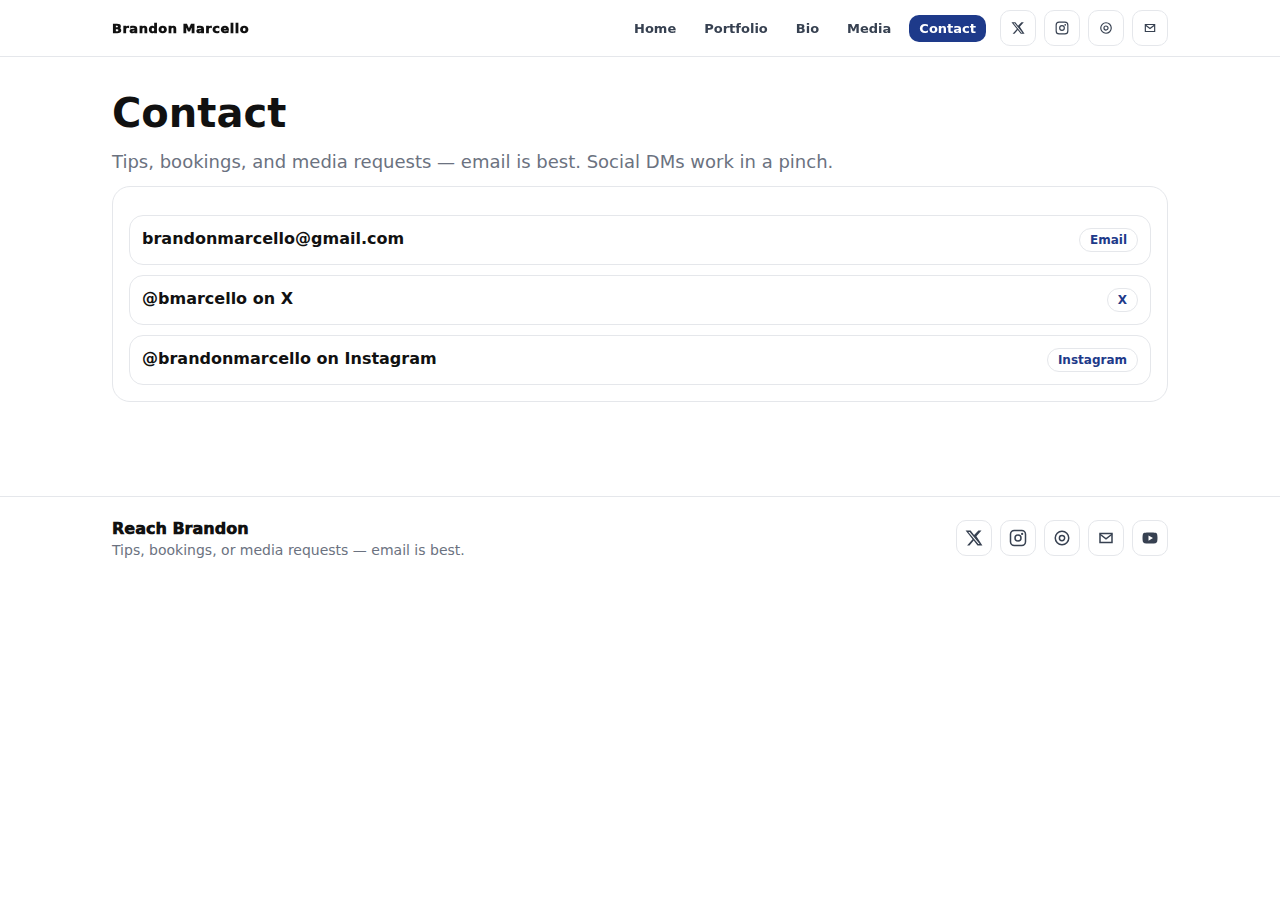
<file: contact.html>
<!doctype html><html><head><meta charset="utf-8"/><meta name="viewport" content="width=device-width,initial-scale=1"/>
<title>Contact — Brandon Marcello</title><style>
:root{
  --background:#ffffff;
  --text:#111111;
  --muted:#6b7280;
  --border:#e5e7eb;
  --accent:#1e3a8a;
  --accent-hover:#1e40af;
}
*{box-sizing:border-box;}
body{margin:0;font-family:ui-sans-serif,system-ui,-apple-system,Segoe UI,Roboto,Helvetica,Arial;background:var(--background);color:var(--text);}
a{color:inherit;}
/* Masthead */
.masthead{position:fixed;inset:0 0 auto 0;z-index:50;border-bottom:1px solid var(--border);background:rgba(255,255,255,.92);backdrop-filter: blur(10px);}
.minner{max-width:1100px;margin:0 auto;padding:10px 22px;display:flex;align-items:center;justify-content:space-between;gap:14px;}
.brand a{display:block;font-weight:950;font-size:13px;letter-spacing:.04em;text-decoration:none;white-space:nowrap;}
.nav{display:flex;align-items:center;gap:8px;flex-wrap:wrap;}
.nav a{text-decoration:none;font-weight:850;font-size:13px;padding:6px 10px;border-radius:10px;color:#374151;}
.nav a.active{background:var(--accent);color:#fff;}
.nav a:hover{background:#f3f4f6;color:var(--accent);}
.icons{display:flex;align-items:center;gap:8px;margin-left:6px;}
.icon{width:36px;height:36px;border:1px solid var(--border);border-radius:10px;background:#fff;display:flex;align-items:center;justify-content:center;color:#374151;text-decoration:none;}
.icon:hover{border-color:#cbd5e1;color:var(--accent);}
/* Layout */
.container{max-width:1100px;margin:0 auto;padding:92px 22px 52px 22px;}
.h1{margin:0;font-size:40px;line-height:1.05;}
.h2{margin:0;font-size:22px;line-height:1.2;}
.p{margin:14px 0 0 0;font-size:18px;line-height:1.55;color:var(--muted);}
.smallLine{margin-top:10px;font-size:14px;color:var(--muted);}
.smallLine a{color:var(--accent);font-weight:850;text-decoration:none;}
.smallLine a:hover{text-decoration:underline;}
/* Cards */
.grid{display:grid;gap:26px;}
@media(min-width:900px){.grid{grid-template-columns:220px 1fr;}}
.imgbox{border:1px solid var(--border);border-radius:14px;overflow:hidden;background:#fff;}
.imgbox img{width:100%;display:block;}
.sectionKicker{margin-top:26px;font-size:12px;font-weight:950;letter-spacing:.08em;text-transform:uppercase;color:var(--muted);}
.panel{margin-top:10px;border:1px solid var(--border);border-radius:18px;padding:16px;}
.list{display:grid;gap:10px;margin-top:12px;}
.item{display:flex;gap:12px;align-items:baseline;justify-content:space-between;border:1px solid var(--border);border-radius:14px;padding:12px 12px;background:#fff;}
.item:hover{border-color:#cbd5e1;box-shadow:0 8px 24px rgba(0,0,0,.06);}
.item a{text-decoration:none;font-weight:900;}
.meta{font-size:12px;color:var(--muted);white-space:nowrap;}
.tag{display:inline-flex;align-items:center;padding:4px 10px;border-radius:999px;border:1px solid var(--border);font-size:12px;font-weight:900;color:var(--accent);background:#fff;}
/* Indiana hero */
.hero{margin-top:18px;border:1px solid var(--border);border-radius:18px;overflow:hidden;position:relative;}
.heroBg{position:absolute;inset:0;background-image:linear-gradient(90deg, rgba(17,17,17,.86) 0%, rgba(17,17,17,.65) 45%, rgba(17,17,17,.15) 100%), url('https://sportshub.cbsistatic.com/i/r/2026/01/18/ffdc4ea3-fb46-4736-802f-56b6f15a5cf6/thumbnail/770x433/430bcfd487e86a7dea1b0683a0bcd399/cignetti-ts.jpg');background-size:cover;background-position:center;}
.heroInner{position:relative;padding:26px 22px;display:grid;gap:18px;}
@media(min-width:900px){.heroInner{grid-template-columns:1.3fr .7fr; align-items:end; padding:34px 30px;}}
.heroKicker{color:rgba(255,255,255,.75);font-size:12px;font-weight:950;letter-spacing:.08em;text-transform:uppercase;}
.heroTitle{color:#fff;font-size:30px;line-height:1.1;font-weight:950;margin:10px 0 0 0;}
@media(min-width:900px){.heroTitle{font-size:36px;}}
.heroMeta{margin-top:10px;color:rgba(255,255,255,.75);font-size:13px;}
.heroActions{display:flex;gap:10px;flex-wrap:wrap;}
.heroBtn{padding:10px 14px;border-radius:12px;text-decoration:none;font-weight:950;display:inline-block;}
.heroBtn.primary{background:var(--accent);color:#fff;border:1px solid var(--accent);}
.heroBtn.primary:hover{background:var(--accent-hover);border-color:var(--accent-hover);}
.heroBtn.ghost{background:rgba(255,255,255,.08);color:#fff;border:1px solid rgba(255,255,255,.22);}
.heroBtn.ghost:hover{background:rgba(255,255,255,.12);}
/* Series hero */
.seriesHero{margin-top:18px;border:1px solid var(--border);border-radius:18px;overflow:hidden;position:relative;}
.seriesBg{position:absolute;inset:0;background-image:linear-gradient(90deg, rgba(17,17,17,.88) 0%, rgba(17,17,17,.70) 45%, rgba(17,17,17,.18) 100%), url('[data-uri]');background-size:cover;background-position:center;}
.seriesInner{position:relative;padding:26px 22px;display:grid;gap:18px;}
@media(min-width:900px){.seriesInner{grid-template-columns:1.25fr .75fr; align-items:end; padding:34px 30px;}}
.seriesTitle{color:#fff;font-size:32px;line-height:1.1;font-weight:950;margin:10px 0 0 0;}
@media(min-width:900px){.seriesTitle{font-size:40px;}}
.seriesDesc{margin-top:10px;color:rgba(255,255,255,.78);font-size:14px;line-height:1.45;max-width:62ch;}
.pills{margin-top:14px;display:flex;gap:8px;flex-wrap:wrap;}
.pill{display:inline-flex;align-items:center;gap:8px;padding:6px 10px;border-radius:999px;background:rgba(255,255,255,.10);border:1px solid rgba(255,255,255,.20);color:#fff;font-size:12px;font-weight:950;}
.dot{width:8px;height:8px;border-radius:999px;background:var(--accent);display:inline-block;}
.partNav{display:flex;gap:10px;flex-wrap:wrap;}
.partBtn{padding:10px 14px;border-radius:12px;text-decoration:none;font-weight:950;display:inline-block;font-size:12px;letter-spacing:.06em;text-transform:uppercase;}
.partBtn.primary{background:var(--accent);color:#fff;border:1px solid var(--accent);}
.partBtn.primary:hover{background:var(--accent-hover);border-color:var(--accent-hover);}
.partBtn.ghost{background:rgba(255,255,255,.08);color:#fff;border:1px solid rgba(255,255,255,.22);}
.partBtn.ghost:hover{background:rgba(255,255,255,.12);}
.note{color:rgba(255,255,255,.75);font-size:12px;line-height:1.4;margin-top:10px;}
/* Footer */
.footer{margin-top:42px;border-top:1px solid var(--border);}
.finner{max-width:1100px;margin:0 auto;padding:22px 22px 40px 22px;display:flex;gap:16px;align-items:center;justify-content:space-between;flex-wrap:wrap;}
.fleft div:first-child{font-weight:950;}
.fleft div:last-child{color:var(--muted);font-size:14px;margin-top:4px;}
/* Drop cap */
.bio-dropcap::first-letter{float:left;font-size:3.5rem;line-height:0.9;margin-right:0.5rem;margin-top:0.2rem;font-weight:800;color:var(--accent);}
/* Awards */
.awardsGrid{display:grid;gap:10px;margin-top:12px;}
@media(min-width:860px){.awardsGrid{grid-template-columns:repeat(2,1fr);}}
.badge{width:44px;height:44px;border-radius:14px;border:1px solid var(--border);display:flex;align-items:center;justify-content:center;font-weight:950;color:var(--accent);background:#fff;}
.awardCard{display:flex;gap:12px;align-items:flex-start;border:1px solid var(--border);border-radius:14px;padding:12px;background:#fff;}
.awardCard:hover{border-color:#cbd5e1;box-shadow:0 8px 24px rgba(0,0,0,.06);}
.awardTitle{font-weight:950;}
.awardOrg{color:var(--muted);font-size:13px;margin-top:2px;}
.awardDate{color:var(--muted);font-size:12px;margin-top:6px;}
</style></head><body>
<header class="masthead">
  <div class="minner">
    <div class="brand"><a href="home.html">Brandon Marcello</a></div>
    <div class="nav"><a href="home.html" class="">Home</a><a href="portfolio.html" class="">Portfolio</a><a href="about.html" class="">Bio</a><a href="media.html" class="">Media</a><a href="contact.html" class="active">Contact</a><div class="icons"><a class="icon" href="https://twitter.com/bmarcello" title="X" aria-label="X" target="_blank" rel="noreferrer"><svg width="18" height="18" viewBox="0 0 24 24" fill="currentColor"><path d="M18.9 2H22l-6.8 7.8L23.2 22h-6.5l-5.1-6.6L6 22H2.8l7.3-8.4L.8 2h6.7l4.6 6 5.8-6Zm-1.1 18h1.7L6.2 3.9H4.4L17.8 20Z"/></svg></a><a class="icon" href="https://instagram.com/brandonmarcello" title="Instagram" aria-label="Instagram" target="_blank" rel="noreferrer"><svg width="18" height="18" viewBox="0 0 24 24" fill="none"><path d="M7 2h10a5 5 0 0 1 5 5v10a5 5 0 0 1-5 5H7a5 5 0 0 1-5-5V7a5 5 0 0 1 5-5Z" stroke="currentColor" stroke-width="2"/><path d="M12 16a4 4 0 1 0 0-8 4 4 0 0 0 0 8Z" stroke="currentColor" stroke-width="2"/><path d="M17.5 6.5h.01" stroke="currentColor" stroke-width="3" stroke-linecap="round"/></svg></a><a class="icon" href="https://www.cbssports.com/writers/brandon-marcello/" title="CBS Sports" aria-label="CBS Sports" target="_blank" rel="noreferrer"><svg width="18" height="18" viewBox="0 0 24 24" fill="none"><path d="M12 21a9 9 0 1 0 0-18 9 9 0 0 0 0 18Z" stroke="currentColor" stroke-width="2"/><path d="M15.5 12a3.5 3.5 0 1 1-7 0 3.5 3.5 0 0 1 7 0Z" stroke="currentColor" stroke-width="2"/></svg></a><a class="icon" href="mailto:brandonmarcello@gmail.com" title="Email" aria-label="Email"><svg width="18" height="18" viewBox="0 0 24 24" fill="none"><path d="M4 6h16v12H4V6Z" stroke="currentColor" stroke-width="2"/><path d="m4 7 8 6 8-6" stroke="currentColor" stroke-width="2"/></svg></a></div></div>
  </div>
</header>
<main class="container">
<h1 class="h1">Contact</h1>
<p class="p">Tips, bookings, and media requests — email is best. Social DMs work in a pinch.</p>

<div class="panel">
  <div class="list">
    <div class="item"><a href="mailto:brandonmarcello@gmail.com">brandonmarcello@gmail.com</a><span class="tag">Email</span></div>
    <div class="item"><a href="https://twitter.com/bmarcello" target="_blank" rel="noreferrer">@bmarcello on X</a><span class="tag">X</span></div>
    <div class="item"><a href="https://instagram.com/brandonmarcello" target="_blank" rel="noreferrer">@brandonmarcello on Instagram</a><span class="tag">Instagram</span></div>
  </div>
</div>
</main>
<footer class="footer">
  <div class="finner">
    <div class="fleft">
      <div>Reach Brandon</div>
      <div>Tips, bookings, or media requests — email is best.</div>
    </div>
    <div class="icons"><a class="icon" href="https://twitter.com/bmarcello" title="X" aria-label="X" target="_blank" rel="noreferrer"><svg width="18" height="18" viewBox="0 0 24 24" fill="currentColor"><path d="M18.9 2H22l-6.8 7.8L23.2 22h-6.5l-5.1-6.6L6 22H2.8l7.3-8.4L.8 2h6.7l4.6 6 5.8-6Zm-1.1 18h1.7L6.2 3.9H4.4L17.8 20Z"/></svg></a><a class="icon" href="https://instagram.com/brandonmarcello" title="Instagram" aria-label="Instagram" target="_blank" rel="noreferrer"><svg width="18" height="18" viewBox="0 0 24 24" fill="none"><path d="M7 2h10a5 5 0 0 1 5 5v10a5 5 0 0 1-5 5H7a5 5 0 0 1-5-5V7a5 5 0 0 1 5-5Z" stroke="currentColor" stroke-width="2"/><path d="M12 16a4 4 0 1 0 0-8 4 4 0 0 0 0 8Z" stroke="currentColor" stroke-width="2"/><path d="M17.5 6.5h.01" stroke="currentColor" stroke-width="3" stroke-linecap="round"/></svg></a><a class="icon" href="https://www.cbssports.com/writers/brandon-marcello/" title="CBS Sports" aria-label="CBS Sports" target="_blank" rel="noreferrer"><svg width="18" height="18" viewBox="0 0 24 24" fill="none"><path d="M12 21a9 9 0 1 0 0-18 9 9 0 0 0 0 18Z" stroke="currentColor" stroke-width="2"/><path d="M15.5 12a3.5 3.5 0 1 1-7 0 3.5 3.5 0 0 1 7 0Z" stroke="currentColor" stroke-width="2"/></svg></a><a class="icon" href="mailto:brandonmarcello@gmail.com" title="Email" aria-label="Email"><svg width="18" height="18" viewBox="0 0 24 24" fill="none"><path d="M4 6h16v12H4V6Z" stroke="currentColor" stroke-width="2"/><path d="m4 7 8 6 8-6" stroke="currentColor" stroke-width="2"/></svg></a><a class="icon" href="https://youtube.com/@brandonmarcello" title="YouTube" aria-label="YouTube" target="_blank" rel="noreferrer"><svg width="18" height="18" viewBox="0 0 24 24" fill="currentColor"><path d="M21.6 7.2a3 3 0 0 0-2.1-2.1C17.7 4.6 12 4.6 12 4.6s-5.7 0-7.5.5A3 3 0 0 0 2.4 7.2 31.5 31.5 0 0 0 2 12a31.5 31.5 0 0 0 .4 4.8 3 3 0 0 0 2.1 2.1c1.8.5 7.5.5 7.5.5s5.7 0 7.5-.5a3 3 0 0 0 2.1-2.1A31.5 31.5 0 0 0 22 12a31.5 31.5 0 0 0-.4-4.8ZM10 15.5v-7l6 3.5-6 3.5Z"/></svg></a></div>
  </div>
</footer>
</body></html>
</file>
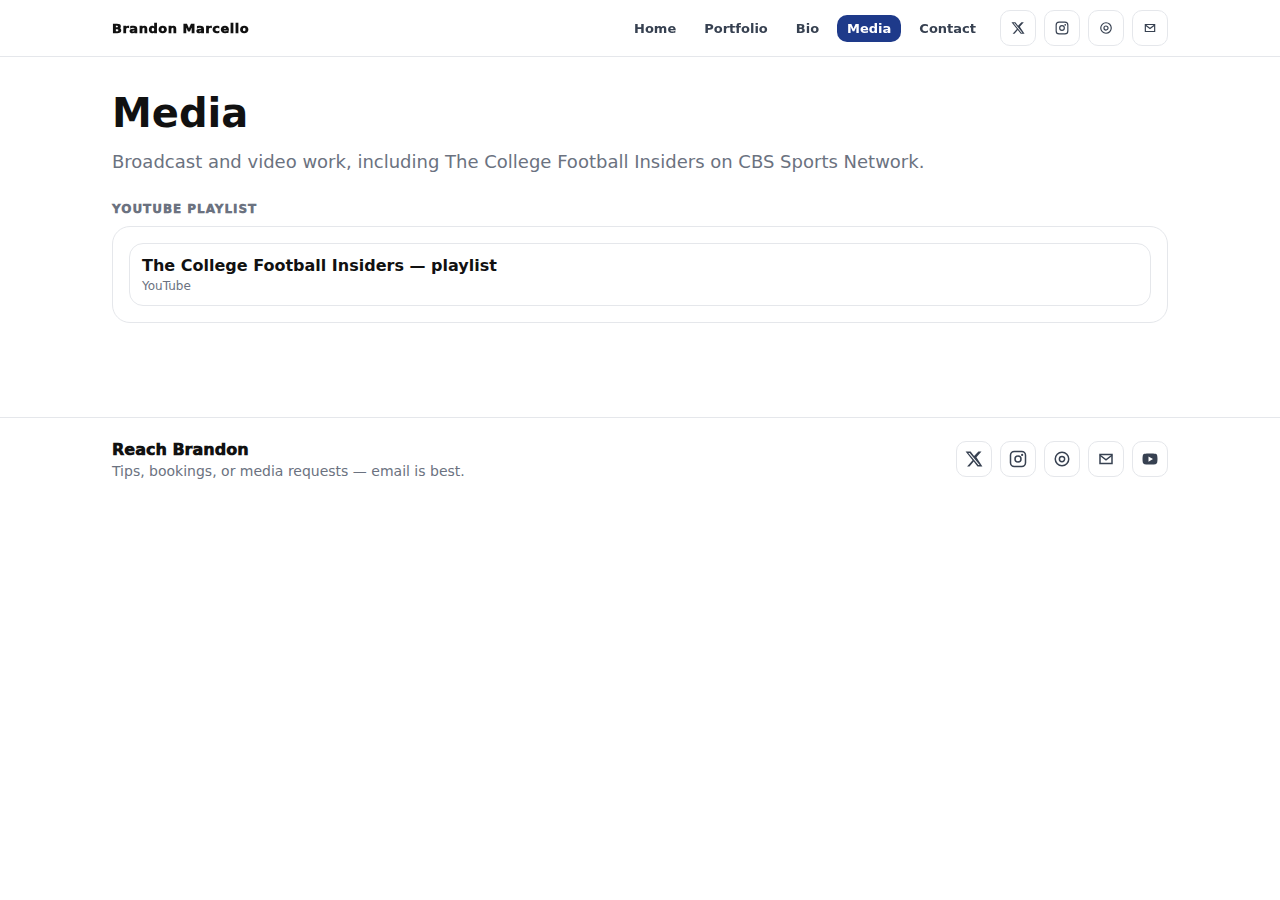
<file: media.html>
<!doctype html><html><head><meta charset="utf-8"/><meta name="viewport" content="width=device-width,initial-scale=1"/>
<title>Media — Brandon Marcello</title><style>
:root{
  --background:#ffffff;
  --text:#111111;
  --muted:#6b7280;
  --border:#e5e7eb;
  --accent:#1e3a8a;
  --accent-hover:#1e40af;
}
*{box-sizing:border-box;}
body{margin:0;font-family:ui-sans-serif,system-ui,-apple-system,Segoe UI,Roboto,Helvetica,Arial;background:var(--background);color:var(--text);}
a{color:inherit;}
/* Masthead */
.masthead{position:fixed;inset:0 0 auto 0;z-index:50;border-bottom:1px solid var(--border);background:rgba(255,255,255,.92);backdrop-filter: blur(10px);}
.minner{max-width:1100px;margin:0 auto;padding:10px 22px;display:flex;align-items:center;justify-content:space-between;gap:14px;}
.brand a{display:block;font-weight:950;font-size:13px;letter-spacing:.04em;text-decoration:none;white-space:nowrap;}
.nav{display:flex;align-items:center;gap:8px;flex-wrap:wrap;}
.nav a{text-decoration:none;font-weight:850;font-size:13px;padding:6px 10px;border-radius:10px;color:#374151;}
.nav a.active{background:var(--accent);color:#fff;}
.nav a:hover{background:#f3f4f6;color:var(--accent);}
.icons{display:flex;align-items:center;gap:8px;margin-left:6px;}
.icon{width:36px;height:36px;border:1px solid var(--border);border-radius:10px;background:#fff;display:flex;align-items:center;justify-content:center;color:#374151;text-decoration:none;}
.icon:hover{border-color:#cbd5e1;color:var(--accent);}
/* Layout */
.container{max-width:1100px;margin:0 auto;padding:92px 22px 52px 22px;}
.h1{margin:0;font-size:40px;line-height:1.05;}
.h2{margin:0;font-size:22px;line-height:1.2;}
.p{margin:14px 0 0 0;font-size:18px;line-height:1.55;color:var(--muted);}
.smallLine{margin-top:10px;font-size:14px;color:var(--muted);}
.smallLine a{color:var(--accent);font-weight:850;text-decoration:none;}
.smallLine a:hover{text-decoration:underline;}
/* Cards */
.grid{display:grid;gap:26px;}
@media(min-width:900px){.grid{grid-template-columns:220px 1fr;}}
.imgbox{border:1px solid var(--border);border-radius:14px;overflow:hidden;background:#fff;}
.imgbox img{width:100%;display:block;}
.sectionKicker{margin-top:26px;font-size:12px;font-weight:950;letter-spacing:.08em;text-transform:uppercase;color:var(--muted);}
.panel{margin-top:10px;border:1px solid var(--border);border-radius:18px;padding:16px;}
.list{display:grid;gap:10px;margin-top:12px;}
.item{display:flex;gap:12px;align-items:baseline;justify-content:space-between;border:1px solid var(--border);border-radius:14px;padding:12px 12px;background:#fff;}
.item:hover{border-color:#cbd5e1;box-shadow:0 8px 24px rgba(0,0,0,.06);}
.item a{text-decoration:none;font-weight:900;}
.meta{font-size:12px;color:var(--muted);white-space:nowrap;}
.tag{display:inline-flex;align-items:center;padding:4px 10px;border-radius:999px;border:1px solid var(--border);font-size:12px;font-weight:900;color:var(--accent);background:#fff;}
/* Indiana hero */
.hero{margin-top:18px;border:1px solid var(--border);border-radius:18px;overflow:hidden;position:relative;}
.heroBg{position:absolute;inset:0;background-image:linear-gradient(90deg, rgba(17,17,17,.86) 0%, rgba(17,17,17,.65) 45%, rgba(17,17,17,.15) 100%), url('https://sportshub.cbsistatic.com/i/r/2026/01/18/ffdc4ea3-fb46-4736-802f-56b6f15a5cf6/thumbnail/770x433/430bcfd487e86a7dea1b0683a0bcd399/cignetti-ts.jpg');background-size:cover;background-position:center;}
.heroInner{position:relative;padding:26px 22px;display:grid;gap:18px;}
@media(min-width:900px){.heroInner{grid-template-columns:1.3fr .7fr; align-items:end; padding:34px 30px;}}
.heroKicker{color:rgba(255,255,255,.75);font-size:12px;font-weight:950;letter-spacing:.08em;text-transform:uppercase;}
.heroTitle{color:#fff;font-size:30px;line-height:1.1;font-weight:950;margin:10px 0 0 0;}
@media(min-width:900px){.heroTitle{font-size:36px;}}
.heroMeta{margin-top:10px;color:rgba(255,255,255,.75);font-size:13px;}
.heroActions{display:flex;gap:10px;flex-wrap:wrap;}
.heroBtn{padding:10px 14px;border-radius:12px;text-decoration:none;font-weight:950;display:inline-block;}
.heroBtn.primary{background:var(--accent);color:#fff;border:1px solid var(--accent);}
.heroBtn.primary:hover{background:var(--accent-hover);border-color:var(--accent-hover);}
.heroBtn.ghost{background:rgba(255,255,255,.08);color:#fff;border:1px solid rgba(255,255,255,.22);}
.heroBtn.ghost:hover{background:rgba(255,255,255,.12);}
/* Series hero */
.seriesHero{margin-top:18px;border:1px solid var(--border);border-radius:18px;overflow:hidden;position:relative;}
.seriesBg{position:absolute;inset:0;background-image:linear-gradient(90deg, rgba(17,17,17,.88) 0%, rgba(17,17,17,.70) 45%, rgba(17,17,17,.18) 100%), url('[data-uri]');background-size:cover;background-position:center;}
.seriesInner{position:relative;padding:26px 22px;display:grid;gap:18px;}
@media(min-width:900px){.seriesInner{grid-template-columns:1.25fr .75fr; align-items:end; padding:34px 30px;}}
.seriesTitle{color:#fff;font-size:32px;line-height:1.1;font-weight:950;margin:10px 0 0 0;}
@media(min-width:900px){.seriesTitle{font-size:40px;}}
.seriesDesc{margin-top:10px;color:rgba(255,255,255,.78);font-size:14px;line-height:1.45;max-width:62ch;}
.pills{margin-top:14px;display:flex;gap:8px;flex-wrap:wrap;}
.pill{display:inline-flex;align-items:center;gap:8px;padding:6px 10px;border-radius:999px;background:rgba(255,255,255,.10);border:1px solid rgba(255,255,255,.20);color:#fff;font-size:12px;font-weight:950;}
.dot{width:8px;height:8px;border-radius:999px;background:var(--accent);display:inline-block;}
.partNav{display:flex;gap:10px;flex-wrap:wrap;}
.partBtn{padding:10px 14px;border-radius:12px;text-decoration:none;font-weight:950;display:inline-block;font-size:12px;letter-spacing:.06em;text-transform:uppercase;}
.partBtn.primary{background:var(--accent);color:#fff;border:1px solid var(--accent);}
.partBtn.primary:hover{background:var(--accent-hover);border-color:var(--accent-hover);}
.partBtn.ghost{background:rgba(255,255,255,.08);color:#fff;border:1px solid rgba(255,255,255,.22);}
.partBtn.ghost:hover{background:rgba(255,255,255,.12);}
.note{color:rgba(255,255,255,.75);font-size:12px;line-height:1.4;margin-top:10px;}
/* Footer */
.footer{margin-top:42px;border-top:1px solid var(--border);}
.finner{max-width:1100px;margin:0 auto;padding:22px 22px 40px 22px;display:flex;gap:16px;align-items:center;justify-content:space-between;flex-wrap:wrap;}
.fleft div:first-child{font-weight:950;}
.fleft div:last-child{color:var(--muted);font-size:14px;margin-top:4px;}
/* Drop cap */
.bio-dropcap::first-letter{float:left;font-size:3.5rem;line-height:0.9;margin-right:0.5rem;margin-top:0.2rem;font-weight:800;color:var(--accent);}
/* Awards */
.awardsGrid{display:grid;gap:10px;margin-top:12px;}
@media(min-width:860px){.awardsGrid{grid-template-columns:repeat(2,1fr);}}
.badge{width:44px;height:44px;border-radius:14px;border:1px solid var(--border);display:flex;align-items:center;justify-content:center;font-weight:950;color:var(--accent);background:#fff;}
.awardCard{display:flex;gap:12px;align-items:flex-start;border:1px solid var(--border);border-radius:14px;padding:12px;background:#fff;}
.awardCard:hover{border-color:#cbd5e1;box-shadow:0 8px 24px rgba(0,0,0,.06);}
.awardTitle{font-weight:950;}
.awardOrg{color:var(--muted);font-size:13px;margin-top:2px;}
.awardDate{color:var(--muted);font-size:12px;margin-top:6px;}
</style></head><body>
<header class="masthead">
  <div class="minner">
    <div class="brand"><a href="home.html">Brandon Marcello</a></div>
    <div class="nav"><a href="home.html" class="">Home</a><a href="portfolio.html" class="">Portfolio</a><a href="about.html" class="">Bio</a><a href="media.html" class="active">Media</a><a href="contact.html" class="">Contact</a><div class="icons"><a class="icon" href="https://twitter.com/bmarcello" title="X" aria-label="X" target="_blank" rel="noreferrer"><svg width="18" height="18" viewBox="0 0 24 24" fill="currentColor"><path d="M18.9 2H22l-6.8 7.8L23.2 22h-6.5l-5.1-6.6L6 22H2.8l7.3-8.4L.8 2h6.7l4.6 6 5.8-6Zm-1.1 18h1.7L6.2 3.9H4.4L17.8 20Z"/></svg></a><a class="icon" href="https://instagram.com/brandonmarcello" title="Instagram" aria-label="Instagram" target="_blank" rel="noreferrer"><svg width="18" height="18" viewBox="0 0 24 24" fill="none"><path d="M7 2h10a5 5 0 0 1 5 5v10a5 5 0 0 1-5 5H7a5 5 0 0 1-5-5V7a5 5 0 0 1 5-5Z" stroke="currentColor" stroke-width="2"/><path d="M12 16a4 4 0 1 0 0-8 4 4 0 0 0 0 8Z" stroke="currentColor" stroke-width="2"/><path d="M17.5 6.5h.01" stroke="currentColor" stroke-width="3" stroke-linecap="round"/></svg></a><a class="icon" href="https://www.cbssports.com/writers/brandon-marcello/" title="CBS Sports" aria-label="CBS Sports" target="_blank" rel="noreferrer"><svg width="18" height="18" viewBox="0 0 24 24" fill="none"><path d="M12 21a9 9 0 1 0 0-18 9 9 0 0 0 0 18Z" stroke="currentColor" stroke-width="2"/><path d="M15.5 12a3.5 3.5 0 1 1-7 0 3.5 3.5 0 0 1 7 0Z" stroke="currentColor" stroke-width="2"/></svg></a><a class="icon" href="mailto:brandonmarcello@gmail.com" title="Email" aria-label="Email"><svg width="18" height="18" viewBox="0 0 24 24" fill="none"><path d="M4 6h16v12H4V6Z" stroke="currentColor" stroke-width="2"/><path d="m4 7 8 6 8-6" stroke="currentColor" stroke-width="2"/></svg></a></div></div>
  </div>
</header>
<main class="container">
<h1 class="h1">Media</h1>
<p class="p">Broadcast and video work, including The College Football Insiders on CBS Sports Network.</p>

<div class="sectionKicker">YouTube playlist</div>
<div class="panel">
  <div class="item" style="justify-content:flex-start;">
    <div style="display:flex;flex-direction:column;gap:4px;">
      <a href="https://youtube.com/playlist?list=PL-5Yp3exzDXAcwtLuxmUtBcYPyny38PIm" target="_blank" rel="noreferrer">The College Football Insiders — playlist</a>
      <div class="meta">YouTube</div>
    </div>
  </div>
</div>
</main>
<footer class="footer">
  <div class="finner">
    <div class="fleft">
      <div>Reach Brandon</div>
      <div>Tips, bookings, or media requests — email is best.</div>
    </div>
    <div class="icons"><a class="icon" href="https://twitter.com/bmarcello" title="X" aria-label="X" target="_blank" rel="noreferrer"><svg width="18" height="18" viewBox="0 0 24 24" fill="currentColor"><path d="M18.9 2H22l-6.8 7.8L23.2 22h-6.5l-5.1-6.6L6 22H2.8l7.3-8.4L.8 2h6.7l4.6 6 5.8-6Zm-1.1 18h1.7L6.2 3.9H4.4L17.8 20Z"/></svg></a><a class="icon" href="https://instagram.com/brandonmarcello" title="Instagram" aria-label="Instagram" target="_blank" rel="noreferrer"><svg width="18" height="18" viewBox="0 0 24 24" fill="none"><path d="M7 2h10a5 5 0 0 1 5 5v10a5 5 0 0 1-5 5H7a5 5 0 0 1-5-5V7a5 5 0 0 1 5-5Z" stroke="currentColor" stroke-width="2"/><path d="M12 16a4 4 0 1 0 0-8 4 4 0 0 0 0 8Z" stroke="currentColor" stroke-width="2"/><path d="M17.5 6.5h.01" stroke="currentColor" stroke-width="3" stroke-linecap="round"/></svg></a><a class="icon" href="https://www.cbssports.com/writers/brandon-marcello/" title="CBS Sports" aria-label="CBS Sports" target="_blank" rel="noreferrer"><svg width="18" height="18" viewBox="0 0 24 24" fill="none"><path d="M12 21a9 9 0 1 0 0-18 9 9 0 0 0 0 18Z" stroke="currentColor" stroke-width="2"/><path d="M15.5 12a3.5 3.5 0 1 1-7 0 3.5 3.5 0 0 1 7 0Z" stroke="currentColor" stroke-width="2"/></svg></a><a class="icon" href="mailto:brandonmarcello@gmail.com" title="Email" aria-label="Email"><svg width="18" height="18" viewBox="0 0 24 24" fill="none"><path d="M4 6h16v12H4V6Z" stroke="currentColor" stroke-width="2"/><path d="m4 7 8 6 8-6" stroke="currentColor" stroke-width="2"/></svg></a><a class="icon" href="https://youtube.com/@brandonmarcello" title="YouTube" aria-label="YouTube" target="_blank" rel="noreferrer"><svg width="18" height="18" viewBox="0 0 24 24" fill="currentColor"><path d="M21.6 7.2a3 3 0 0 0-2.1-2.1C17.7 4.6 12 4.6 12 4.6s-5.7 0-7.5.5A3 3 0 0 0 2.4 7.2 31.5 31.5 0 0 0 2 12a31.5 31.5 0 0 0 .4 4.8 3 3 0 0 0 2.1 2.1c1.8.5 7.5.5 7.5.5s5.7 0 7.5-.5a3 3 0 0 0 2.1-2.1A31.5 31.5 0 0 0 22 12a31.5 31.5 0 0 0-.4-4.8ZM10 15.5v-7l6 3.5-6 3.5Z"/></svg></a></div>
  </div>
</footer>
</body></html>
</file>
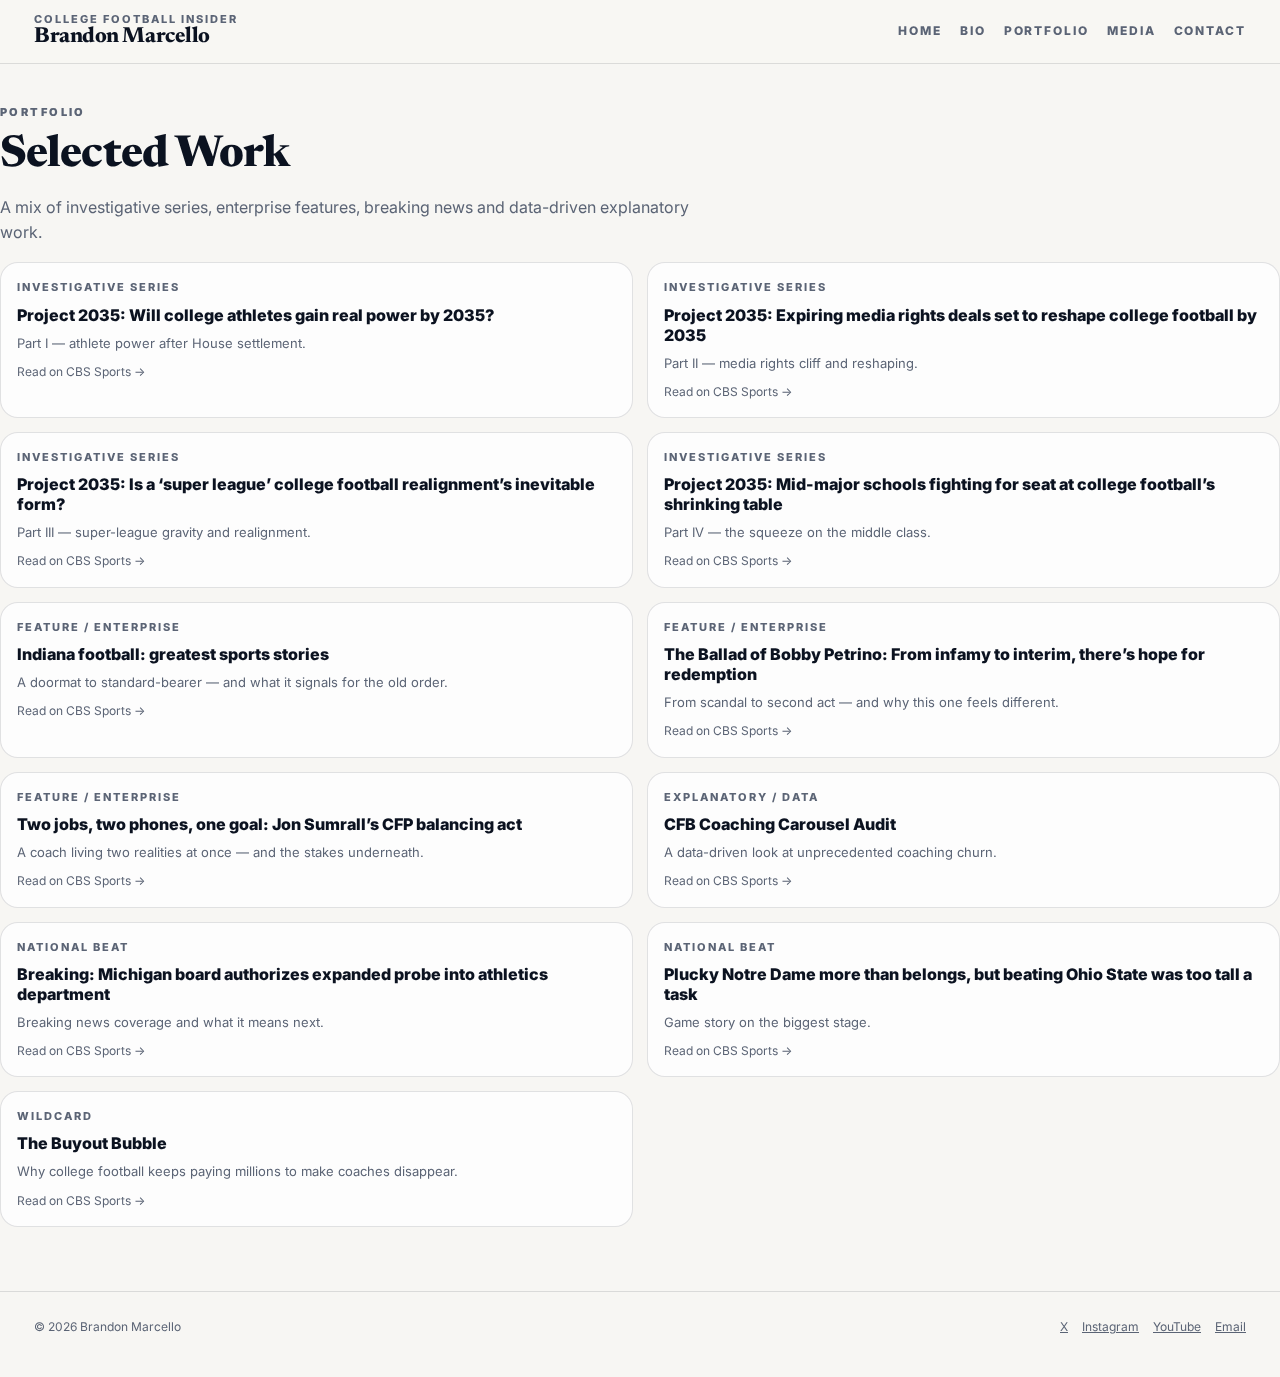
<file: portfolio.html>
<!doctype html>
<html lang="en">
<head>
  <meta charset="utf-8" />
  <meta name="viewport" content="width=device-width, initial-scale=1" />
  <title>Portfolio | Brandon Marcello</title>
  <link rel="stylesheet" href="/css/styles.css" />
</head>
<body>

<header class="site-header">
  <div class="frame">
    <div class="header-inner">
      <a class="brand" href="/">
        <small>College Football Insider</small>
        <strong>Brandon Marcello</strong>
      </a>
      <nav class="nav" aria-label="Primary">
        <a href="/" class="navlink">Home</a>
        <a href="/about.html" class="navlink">Bio</a>
        <a href="/portfolio.html" class="navlink">Portfolio</a>
        <a href="/media.html" class="navlink">Media</a>
        <a href="/contact.html" class="navlink">Contact</a>
      </nav>
    </div>
  </div>
</header>

<main class="frame" style="padding:40px 0 64px;">
  <div class="kicker">Portfolio</div>
  <h1 class="page-title">Selected Work</h1>
  <p class="page-lede">A mix of investigative series, enterprise features, breaking news and data-driven explanatory work.</p>

  <div class="work-grid" style="margin-top:18px;">
    <a class="work-item" href="https://www.cbssports.com/college-football/news/after-the-house-v-ncaa-settlement-will-college-athletes-be-able-to-gain-real-power-by-2035/" target="_blank" rel="noopener">
  <div class="k">Investigative Series</div>
  <div class="t">Project 2035: Will college athletes gain real power by 2035?</div>
  <div class="d">Part I — athlete power after House settlement.</div>
  <div class="m">Read on CBS Sports →</div>
</a>
<a class="work-item" href="https://www.cbssports.com/college-football/news/after-the-house-v-ncaa-settlement-expiring-media-rights-deals-set-to-reshape-college-football-by-2035/" target="_blank" rel="noopener">
  <div class="k">Investigative Series</div>
  <div class="t">Project 2035: Expiring media rights deals set to reshape college football by 2035</div>
  <div class="d">Part II — media rights cliff and reshaping.</div>
  <div class="m">Read on CBS Sports →</div>
</a>
<a class="work-item" href="https://www.cbssports.com/college-football/news/after-the-house-v-ncaa-settlement-is-a-super-league-college-football-realignments-inevitable-final-form/" target="_blank" rel="noopener">
  <div class="k">Investigative Series</div>
  <div class="t">Project 2035: Is a ‘super league’ college football realignment’s inevitable form?</div>
  <div class="d">Part III — super-league gravity and realignment.</div>
  <div class="m">Read on CBS Sports →</div>
</a>
<a class="work-item" href="https://www.cbssports.com/college-football/news/after-the-house-v-ncaa-settlement-mid-major-schools-fighting-for-seat-at-college-footballs-shrinking-table/" target="_blank" rel="noopener">
  <div class="k">Investigative Series</div>
  <div class="t">Project 2035: Mid-major schools fighting for seat at college football’s shrinking table</div>
  <div class="d">Part IV — the squeeze on the middle class.</div>
  <div class="m">Read on CBS Sports →</div>
</a>
<a class="work-item" href="https://www.cbssports.com/college-football/news/indiana-football-greatest-sports-stories/#" target="_blank" rel="noopener">
  <div class="k">Feature / Enterprise</div>
  <div class="t">Indiana football: greatest sports stories</div>
  <div class="d">A doormat to standard-bearer — and what it signals for the old order.</div>
  <div class="m">Read on CBS Sports →</div>
</a>
<a class="work-item" href="https://www.cbssports.com/college-football/news/bobby-petrino-arkansas-football-interim-coach-seeks-redemption/" target="_blank" rel="noopener">
  <div class="k">Feature / Enterprise</div>
  <div class="t">The Ballad of Bobby Petrino: From infamy to interim, there’s hope for redemption</div>
  <div class="d">From scandal to second act — and why this one feels different.</div>
  <div class="m">Read on CBS Sports →</div>
</a>
<a class="work-item" href="https://www.cbssports.com/college-football/news/jon-sumrall-college-football-playoff-balancing-act-tulane-florida/" target="_blank" rel="noopener">
  <div class="k">Feature / Enterprise</div>
  <div class="t">Two jobs, two phones, one goal: Jon Sumrall’s CFP balancing act</div>
  <div class="d">A coach living two realities at once — and the stakes underneath.</div>
  <div class="m">Read on CBS Sports →</div>
</a>
<a class="work-item" href="https://www.cbssports.com/college-football/news/from-top-to-bottom-college-football-has-never-seen-more-coaching-changes-study-shows-unprecedented-turnover/" target="_blank" rel="noopener">
  <div class="k">Explanatory / Data</div>
  <div class="t">CFB Coaching Carousel Audit</div>
  <div class="d">A data-driven look at unprecedented coaching churn.</div>
  <div class="m">Read on CBS Sports →</div>
</a>
<a class="work-item" href="http://cbssports.com/college-football/news/michigan-probe-athletic-department-sherrone-moore-firing/" target="_blank" rel="noopener">
  <div class="k">National Beat</div>
  <div class="t">Breaking: Michigan board authorizes expanded probe into athletics department</div>
  <div class="d">Breaking news coverage and what it means next.</div>
  <div class="m">Read on CBS Sports →</div>
</a>
<a class="work-item" href="https://www.cbssports.com/college-football/news/not-a-blowout-or-a-mismatch-plucky-notre-dame-more-than-belongs-but-beating-ohio-state-was-too-tall-a-task/" target="_blank" rel="noopener">
  <div class="k">National Beat</div>
  <div class="t">Plucky Notre Dame more than belongs, but beating Ohio State was too tall a task</div>
  <div class="d">Game story on the biggest stage.</div>
  <div class="m">Read on CBS Sports →</div>
</a>
<a class="work-item" href="https://www.cbssports.com/college-football/news/the-buyout-bubble-why-college-football-keeps-paying-millions-to-make-coaches-disappear/" target="_blank" rel="noopener">
  <div class="k">Wildcard</div>
  <div class="t">The Buyout Bubble</div>
  <div class="d">Why college football keeps paying millions to make coaches disappear.</div>
  <div class="m">Read on CBS Sports →</div>
</a>
  </div>
</main>

<footer class="site-footer">
  <div class="frame">
    <div style="display:flex;justify-content:space-between;gap:12px;flex-wrap:wrap;">
      <div>© <span id="y"></span> Brandon Marcello</div>
      <div style="display:flex;gap:14px;flex-wrap:wrap;">
        <a href="https://www.twitter.com/bmarcello" target="_blank" rel="noopener">X</a>
        <a href="https://www.instagram.com/brandonmarcello" target="_blank" rel="noopener">Instagram</a>
        <a href="https://www.YouTube.com/@brandonmarcello" target="_blank" rel="noopener">YouTube</a>
        <a href="mailto:brandonmarcello@gmail.com">Email</a>
      </div>
    </div>
  </div>
  <script>document.getElementById('y').textContent = new Date().getFullYear();</script>
</footer>

</body>
</html>
</file>
<file: css/styles.css>
@import url('https://fonts.googleapis.com/css2?family=Inter:wght@400;500;600;700;800&family=Newsreader:opsz,wght@6..72,500;6..72,650;6..72,750&display=swap');

:root{
  --bg:#f7f6f3;
  --surface:#ffffff;
  --text:#0b1220;
  --muted:#5b6475;
  --border:rgba(11,18,32,.12);
  --accent:#0f2747;
  --shadow: 0 18px 50px rgba(11,18,32,.10);
  --radius: 18px;
}

*{ box-sizing:border-box; }
html,body{ height:100%; }
body{
  margin:0;
  background:var(--bg);
  color:var(--text);
  font-family: Inter, system-ui, -apple-system, Segoe UI, Roboto, Helvetica, Arial, sans-serif;
  line-height:1.55;
}

a{ color:inherit; }
a:hover{ color:var(--accent); }

/* Fluid frame */
.frame{
  max-width: 1440px;
  margin: 0 auto;
  padding: 0 22px;
}
@media(min-width: 1100px){
  .frame{ padding: 0 34px; }
}

/* Header */
.site-header{
  position: sticky;
  top: 0;
  z-index: 50;
  background: rgba(247,246,243,.92);
  backdrop-filter: saturate(180%) blur(10px);
  border-bottom: 1px solid var(--border);
}
.header-inner{
  display:flex;
  align-items:center;
  justify-content:space-between;
  padding: 14px 0;
  gap: 18px;
}
.brand{
  text-decoration:none;
  display:flex;
  flex-direction:column;
  line-height:1.05;
}
.brand small{
  color:var(--muted);
  text-transform:uppercase;
  letter-spacing:.18em;
  font-weight:800;
  font-size:11px;
}
.brand strong{
  font-family: Newsreader, serif;
  font-weight:750;
  letter-spacing:-.02em;
  font-size:22px;
}
.nav{
  display:flex;
  gap:18px;
  flex-wrap:wrap;
}
.nav a{
  text-decoration:none;
  font-size:12px;
  font-weight:800;
  letter-spacing:.16em;
  text-transform:uppercase;
  color:var(--muted);
}
.nav a:hover{ color:var(--text); }

/* Hero: split layout + bleed image */
.hero{
  padding: 40px 0 26px;
}
.hero-grid{
  display:grid;
  gap: 22px;
  align-items: end;
}
@media(min-width: 980px){
  .hero-grid{ grid-template-columns: 1.2fr 1fr; gap: 34px; }
}
.kicker{
  color:var(--muted);
  text-transform:uppercase;
  letter-spacing:.22em;
  font-weight:900;
  font-size:11px;
}
.h1{
  font-family: Newsreader, serif;
  font-weight:750;
  letter-spacing:-.03em;
  line-height:1.02;
  font-size: clamp(42px, 4.4vw, 68px);
  margin: 10px 0 0;
}
.lede{
  margin-top: 14px;
  color: var(--muted);
  max-width: 64ch;
}
.hero-links{
  display:flex;
  gap: 14px;
  flex-wrap: wrap;
  margin-top: 16px;
}
.hero-links a{
  font-weight:800;
  font-size:12px;
  letter-spacing:.14em;
  text-transform:uppercase;
  text-decoration:none;
  border-bottom: 2px solid rgba(15,39,71,.25);
  padding-bottom: 3px;
}
.hero-media{
  border-radius: var(--radius);
  overflow:hidden;
  box-shadow: var(--shadow);
  position: relative;
  min-height: 320px;
}
.hero-media img{
  width:100%;
  height:100%;
  object-fit: cover;
  display:block;
}
.hero-media::after{
  content:"";
  position:absolute;
  inset:0;
  background: linear-gradient(to bottom, rgba(247,246,243,0) 60%, rgba(247,246,243,1) 100%);
  pointer-events:none;
}

/* Sections */
.section{
  padding: 44px 0;
  border-top: 1px solid var(--border);
}
.section-title{
  margin: 0 0 18px;
  font-size: 12px;
  color: var(--muted);
  letter-spacing:.22em;
  text-transform:uppercase;
  font-weight:900;
}

/* Portfolio grid (Reseda-ish): big tiles, varying sizes */
.grid{
  display:grid;
  gap: 16px;
}
@media(min-width: 860px){
  .grid{
    grid-template-columns: repeat(12, 1fr);
    gap: 18px;
  }
}
.tile{
  text-decoration:none;
  display:block;
  border-radius: var(--radius);
  overflow:hidden;
  position:relative;
  background:#111827;
  box-shadow: var(--shadow);
  min-height: 220px;
}
.tile .bg{
  position:absolute; inset:0;
  background-size: cover;
  background-position:center;
  filter: saturate(110%) contrast(105%);
  transform: scale(1.02);
}
.tile::after{
  content:"";
  position:absolute; inset:0;
  background: linear-gradient(to top, rgba(11,18,32,.80) 0%, rgba(11,18,32,.25) 60%, rgba(11,18,32,0) 100%);
}
.tile .content{
  position:absolute; left:0; right:0; bottom:0;
  padding: 18px 18px 16px;
  z-index:2;
  color:#fff;
}
.tile .tag{
  font-size: 11px;
  letter-spacing:.2em;
  text-transform:uppercase;
  font-weight:900;
  opacity:.9;
}
.tile .title{
  font-family: Newsreader, serif;
  font-weight:750;
  letter-spacing:-.02em;
  font-size: 24px;
  line-height:1.08;
  margin-top: 8px;
}
.tile .meta{
  margin-top: 10px;
  font-size: 12px;
  opacity:.88;
  font-weight:700;
}

@media(min-width: 860px){
  .span-7{ grid-column: span 7; }
  .span-5{ grid-column: span 5; }
  .span-6{ grid-column: span 6; }
  .span-4{ grid-column: span 4; }
  .span-8{ grid-column: span 8; }
  .tall{ min-height: 360px; }
}

/* Latest stories list */
.latest-grid{
  border-top: 1px solid var(--border);
}
.latest-card{
  display:grid;
  grid-template-columns: 76px 1fr;
  gap: 14px;
  padding: 14px 0;
  border-bottom: 1px solid var(--border);
  text-decoration:none;
}
.latest-thumb{
  width: 76px;
  height: 52px;
  border-radius: 12px;
  overflow:hidden;
  background:#e9eaee;
}
.latest-thumb img{ width:100%; height:100%; object-fit:cover; display:block; }
.latest-title{
  font-weight: 850;
  letter-spacing:-.01em;
  line-height:1.25;
}
.latest-meta{
  margin-top: 6px;
  font-size: 12px;
  color: var(--muted);
  font-weight:650;
}

.site-footer{
  border-top: 1px solid var(--border);
  padding: 26px 0 42px;
  color: var(--muted);
  font-size: 13px;
}



/* Stronger readability for featured tiles */
.tile--heavy::after{
  background: linear-gradient(
    to top,
    rgba(11,18,32,.88) 0%,
    rgba(11,18,32,.50) 48%,
    rgba(11,18,32,.12) 78%,
    rgba(11,18,32,0) 100%
  );
}
.tile--heavy .bg{
  filter: saturate(115%) contrast(110%) brightness(0.92);
}
.tile--heavy .title,
.tile--heavy .tag,
.tile--heavy .meta{
  text-shadow: 0 2px 18px rgba(0,0,0,.45);
}

/* Latest stories (dynamic) */
.latest-grid{display:grid;gap:12px}
.latest-card{
  display:flex;gap:12px;align-items:flex-start;
  padding:12px;border:1px solid var(--border);border-radius:14px;
  background:rgba(255,255,255,.75);
  text-decoration:none;
}
.latest-card:hover{box-shadow:var(--shadow); border-color: rgba(11,18,32,.18);}
.latest-thumb{width:96px;height:64px;border-radius:10px;overflow:hidden;flex:0 0 auto;background:rgba(11,18,32,.06)}
.latest-thumb img{width:100%;height:100%;object-fit:cover;display:block}
.latest-title{font-weight:800;line-height:1.25}
.latest-meta{color:var(--muted);font-size:12px;margin-top:4px}

/* Page header blocks */
.page-title{font-family: Newsreader, serif; font-weight:750; letter-spacing:-.02em; font-size:44px; margin: 12px 0 10px; line-height:1.05}
.page-lede{color:var(--muted); max-width:70ch}

/* Simple cards */
.card{border:1px solid var(--border);border-radius:var(--radius);background:rgba(255,255,255,.8);}
.card.pad{padding:18px}

/* Media grid */
.media-grid{display:grid;grid-template-columns:repeat(12,1fr);gap:14px}
.media-tile{grid-column: span 6; border:1px solid var(--border); border-radius: var(--radius); overflow:hidden; background:#fff}
.media-tile iframe{width:100%; aspect-ratio: 16/9; border:0; display:block}
@media(max-width: 900px){ .media-tile{grid-column: span 12;} }

/* Portfolio grid */
.work-grid{display:grid;grid-template-columns:repeat(12,1fr);gap:14px}
.work-item{grid-column: span 6; border:1px solid var(--border); border-radius: var(--radius); padding:16px; background:rgba(255,255,255,.78); text-decoration:none}
.work-item:hover{box-shadow:var(--shadow)}
.work-item .k{font-size:11px; text-transform:uppercase; letter-spacing:.18em; font-weight:800; color:var(--muted)}
.work-item .t{font-weight:850; margin-top:8px; line-height:1.25}
.work-item .d{color:var(--muted); font-size:13px; margin-top:8px}
.work-item .m{color:var(--muted); font-size:12px; margin-top:10px}
@media(max-width: 900px){ .work-item{grid-column: span 12;} }


/* Footer */
.site-footer{border-top:1px solid var(--border); padding: 26px 0 40px; color:var(--muted); font-size:12px}


/* Hero image: fill container (no white slab), plus subtle blend like Indiana module */
.hero-media{
  position: relative;
  overflow: hidden;
  border-radius: var(--radius);
  background: transparent;
  box-shadow: var(--shadow);
  /* Ensure the container has a real height so the image can fill it */
  aspect-ratio: 16 / 9;
}
.hero-media img{
  width: 100%;
  height: 100%;
  display: block;
  object-fit: cover;
  object-position: center 18%;
}
/* Blend into page background */
.hero-media::after{
  content:"";
  position:absolute; inset:0;
  background: linear-gradient(to bottom, rgba(247,246,243,0) 60%, rgba(247,246,243,1) 100%);
  pointer-events:none;
}
/* Desktop overlap polish */
@media(min-width: 980px){
  .hero-grid{ align-items: end; }
  .hero-media{ transform: translateY(-18px) translateX(6px); }
}
</file>
